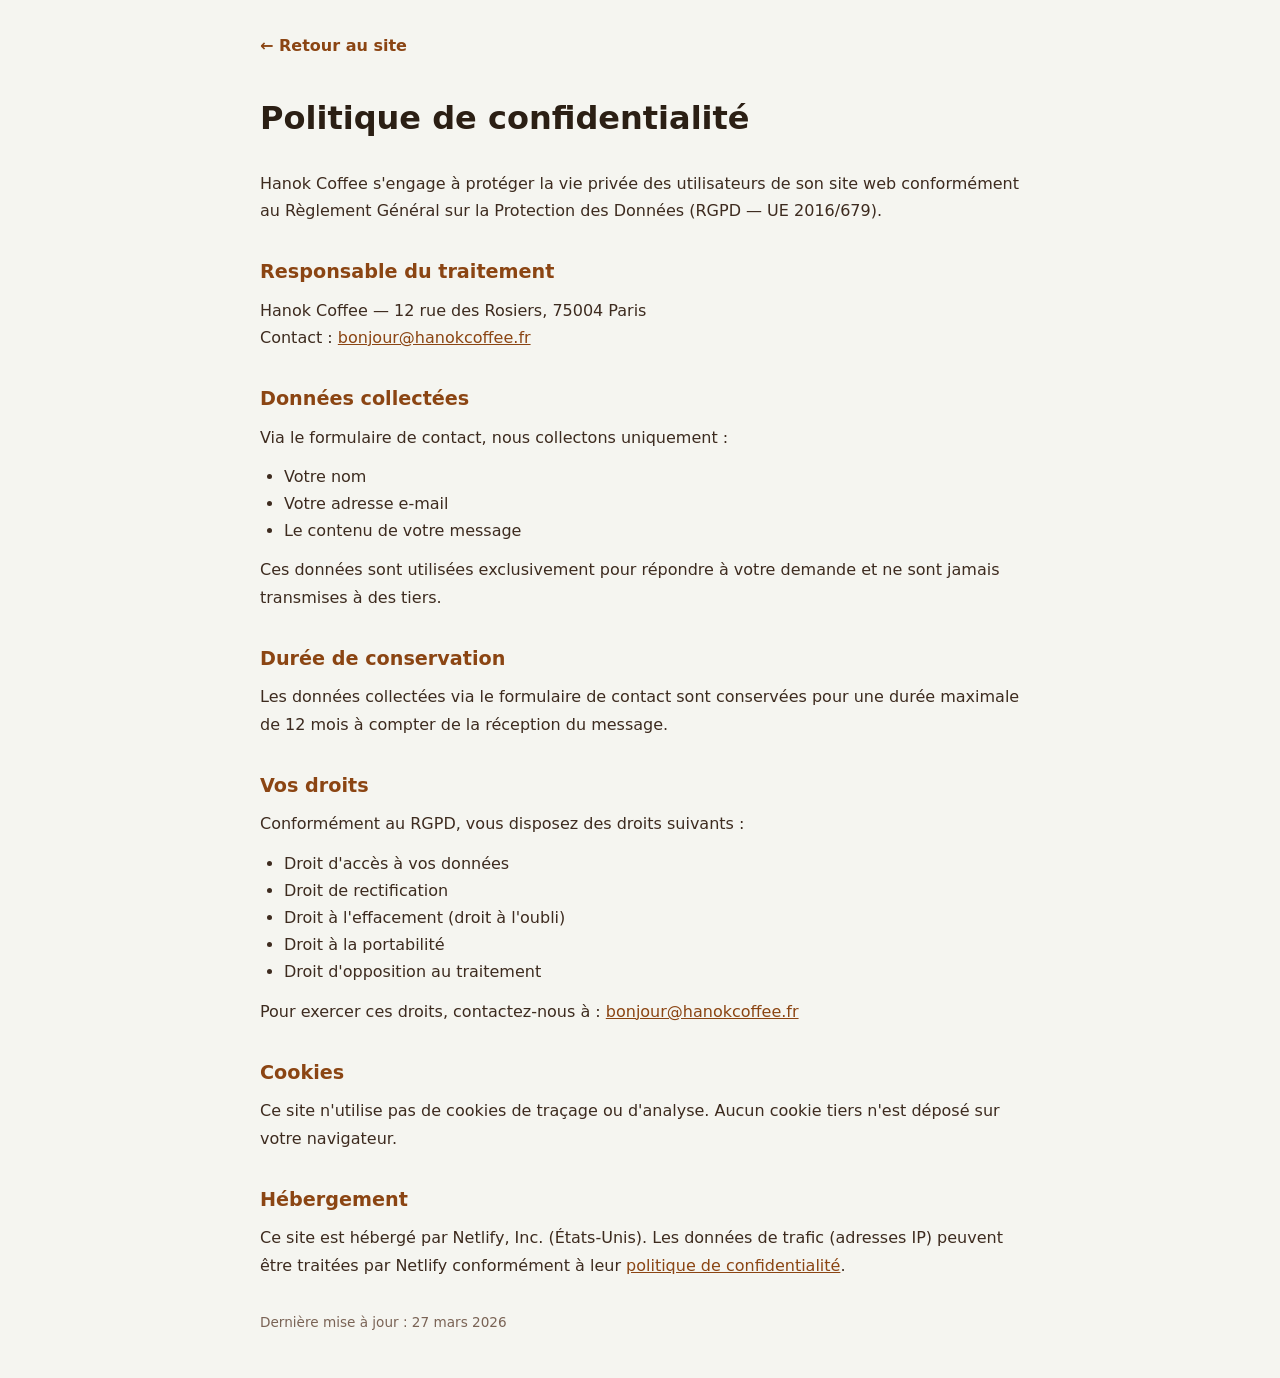
<file: confidentialite.html>
<!DOCTYPE html>
<html lang="fr">
<head>
  <meta charset="UTF-8">
  <meta name="viewport" content="width=device-width, initial-scale=1.0">
  <title>Politique de confidentialité — Hanok Coffee Paris</title>
  <meta name="description" content="Politique de confidentialité et protection des données personnelles de Hanok Coffee, Paris 4e.">
  <meta name="robots" content="noindex, follow">
  <link rel="canonical" href="https://hanockcoffeeshop.netlify.app/confidentialite.html">
  <link rel="icon" href="data:image/svg+xml,<svg xmlns='http://www.w3.org/2000/svg' viewBox='0 0 100 100'><text y='.9em' font-size='90'>☕</text></svg>">
  <style>
    *, *::before, *::after { box-sizing: border-box; margin: 0; padding: 0; }
    body { font-family: 'Inter', system-ui, sans-serif; background: #F5F5F0; color: #3D2B1F; line-height: 1.7; padding: 2rem 1rem; }
    .container { max-width: 760px; margin: 0 auto; }
    h1 { font-size: 2rem; margin-bottom: 1.5rem; color: #2B1F14; }
    h2 { font-size: 1.2rem; margin: 2rem 0 .5rem; color: #8B4513; }
    p { margin-bottom: .75rem; }
    a { color: #8B4513; }
    ul { padding-left: 1.5rem; margin-bottom: .75rem; }
    .back { display: inline-block; margin-bottom: 2rem; color: #8B4513; text-decoration: none; font-weight: 600; }
    .back:hover { text-decoration: underline; }
  </style>
</head>
<body>
  <div class="container">
    <a href="index.html" class="back">← Retour au site</a>
    <h1>Politique de confidentialité</h1>

    <p>Hanok Coffee s'engage à protéger la vie privée des utilisateurs de son site web conformément au Règlement Général sur la Protection des Données (RGPD — UE 2016/679).</p>

    <h2>Responsable du traitement</h2>
    <p>Hanok Coffee — 12 rue des Rosiers, 75004 Paris<br>
    Contact : <a href="mailto:bonjour@hanokcoffee.fr">bonjour@hanokcoffee.fr</a></p>

    <h2>Données collectées</h2>
    <p>Via le formulaire de contact, nous collectons uniquement :</p>
    <ul>
      <li>Votre nom</li>
      <li>Votre adresse e-mail</li>
      <li>Le contenu de votre message</li>
    </ul>
    <p>Ces données sont utilisées exclusivement pour répondre à votre demande et ne sont jamais transmises à des tiers.</p>

    <h2>Durée de conservation</h2>
    <p>Les données collectées via le formulaire de contact sont conservées pour une durée maximale de 12 mois à compter de la réception du message.</p>

    <h2>Vos droits</h2>
    <p>Conformément au RGPD, vous disposez des droits suivants :</p>
    <ul>
      <li>Droit d'accès à vos données</li>
      <li>Droit de rectification</li>
      <li>Droit à l'effacement (droit à l'oubli)</li>
      <li>Droit à la portabilité</li>
      <li>Droit d'opposition au traitement</li>
    </ul>
    <p>Pour exercer ces droits, contactez-nous à : <a href="mailto:bonjour@hanokcoffee.fr">bonjour@hanokcoffee.fr</a></p>

    <h2>Cookies</h2>
    <p>Ce site n'utilise pas de cookies de traçage ou d'analyse. Aucun cookie tiers n'est déposé sur votre navigateur.</p>

    <h2>Hébergement</h2>
    <p>Ce site est hébergé par Netlify, Inc. (États-Unis). Les données de trafic (adresses IP) peuvent être traitées par Netlify conformément à leur <a href="https://www.netlify.com/privacy/" rel="noopener" target="_blank">politique de confidentialité</a>.</p>

    <p style="margin-top:2rem;font-size:.85rem;color:#7A6355;">Dernière mise à jour : 27 mars 2026</p>
  </div>
</body>
</html>
</file>
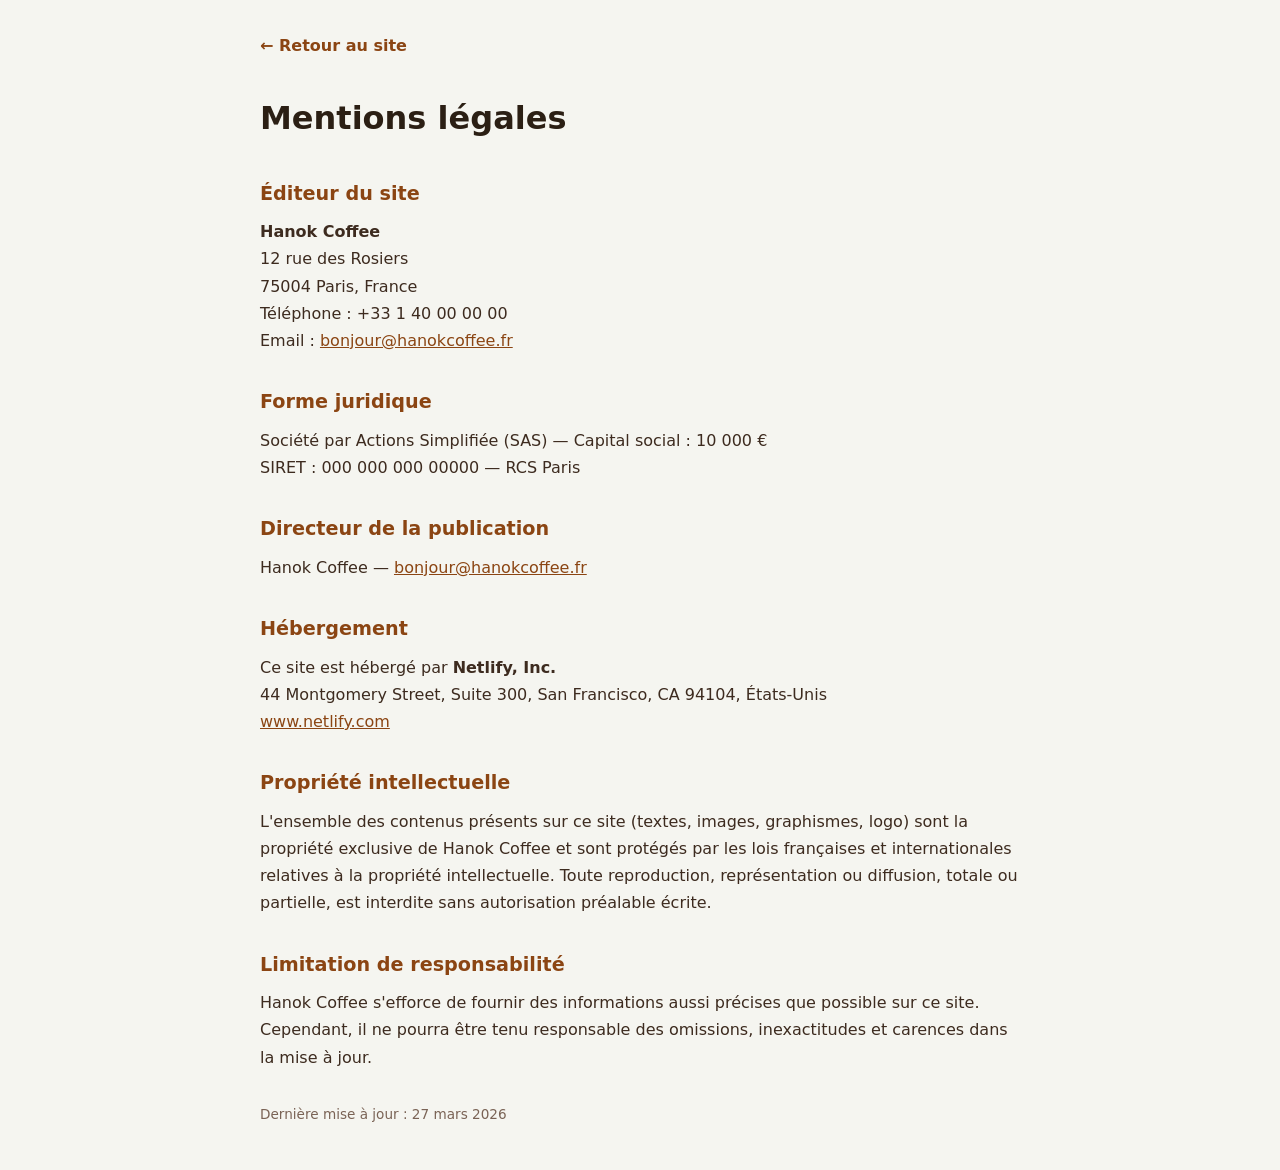
<file: mentions-legales.html>
<!DOCTYPE html>
<html lang="fr">
<head>
  <meta charset="UTF-8">
  <meta name="viewport" content="width=device-width, initial-scale=1.0">
  <title>Mentions légales — Hanok Coffee Paris</title>
  <meta name="description" content="Mentions légales du site Hanok Coffee, café coréen de spécialité au 12 rue des Rosiers, Paris 4e.">
  <meta name="robots" content="noindex, follow">
  <link rel="canonical" href="https://hanockcoffeeshop.netlify.app/mentions-legales.html">
  <link rel="icon" href="data:image/svg+xml,<svg xmlns='http://www.w3.org/2000/svg' viewBox='0 0 100 100'><text y='.9em' font-size='90'>☕</text></svg>">
  <style>
    *, *::before, *::after { box-sizing: border-box; margin: 0; padding: 0; }
    body { font-family: 'Inter', system-ui, sans-serif; background: #F5F5F0; color: #3D2B1F; line-height: 1.7; padding: 2rem 1rem; }
    .container { max-width: 760px; margin: 0 auto; }
    h1 { font-size: 2rem; margin-bottom: 1.5rem; color: #2B1F14; }
    h2 { font-size: 1.2rem; margin: 2rem 0 .5rem; color: #8B4513; }
    p, address { margin-bottom: .75rem; font-style: normal; }
    a { color: #8B4513; }
    .back { display: inline-block; margin-bottom: 2rem; color: #8B4513; text-decoration: none; font-weight: 600; }
    .back:hover { text-decoration: underline; }
  </style>
</head>
<body>
  <div class="container">
    <a href="index.html" class="back">← Retour au site</a>
    <h1>Mentions légales</h1>

    <h2>Éditeur du site</h2>
    <address>
      <strong>Hanok Coffee</strong><br>
      12 rue des Rosiers<br>
      75004 Paris, France<br>
      Téléphone : +33 1 40 00 00 00<br>
      Email : <a href="mailto:bonjour@hanokcoffee.fr">bonjour@hanokcoffee.fr</a>
    </address>

    <h2>Forme juridique</h2>
    <p>Société par Actions Simplifiée (SAS) — Capital social : 10 000 €<br>
    SIRET : 000 000 000 00000 — RCS Paris</p>

    <h2>Directeur de la publication</h2>
    <p>Hanok Coffee — <a href="mailto:bonjour@hanokcoffee.fr">bonjour@hanokcoffee.fr</a></p>

    <h2>Hébergement</h2>
    <p>Ce site est hébergé par <strong>Netlify, Inc.</strong><br>
    44 Montgomery Street, Suite 300, San Francisco, CA 94104, États-Unis<br>
    <a href="https://www.netlify.com" rel="noopener" target="_blank">www.netlify.com</a></p>

    <h2>Propriété intellectuelle</h2>
    <p>L'ensemble des contenus présents sur ce site (textes, images, graphismes, logo) sont la propriété exclusive de Hanok Coffee et sont protégés par les lois françaises et internationales relatives à la propriété intellectuelle. Toute reproduction, représentation ou diffusion, totale ou partielle, est interdite sans autorisation préalable écrite.</p>

    <h2>Limitation de responsabilité</h2>
    <p>Hanok Coffee s'efforce de fournir des informations aussi précises que possible sur ce site. Cependant, il ne pourra être tenu responsable des omissions, inexactitudes et carences dans la mise à jour.</p>

    <p style="margin-top:2rem;font-size:.85rem;color:#7A6355;">Dernière mise à jour : 27 mars 2026</p>
  </div>
</body>
</html>
</file>
